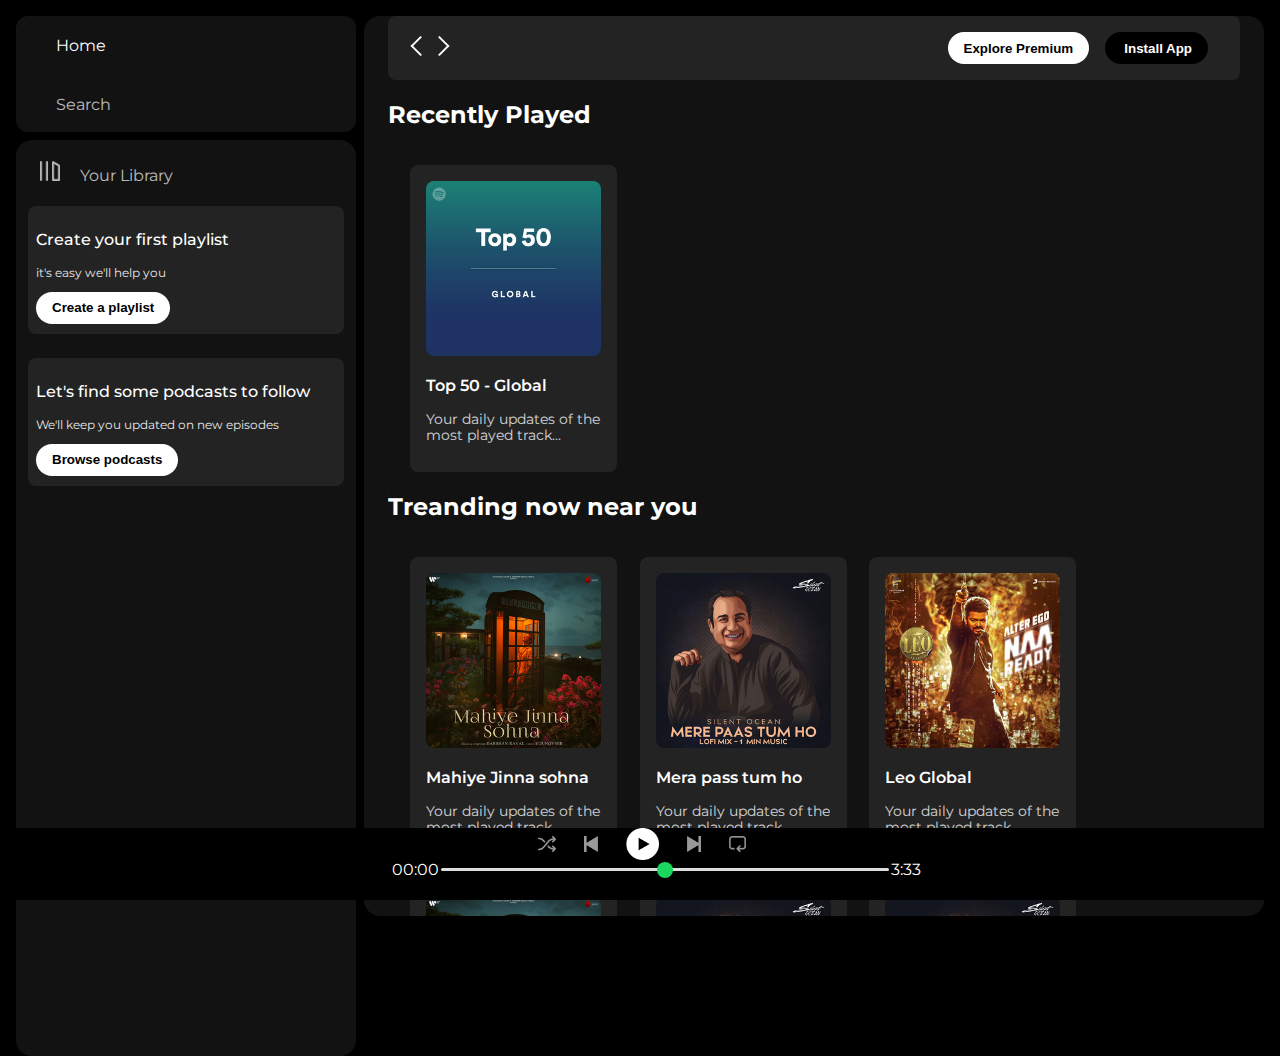
<file: spotify clone/spotify.html>
<!DOCTYPE html>
<html lang="en">
<head>
    <meta charset="UTF-8">
    <meta name="viewport" content="width=device-width, initial-scale=1.0">
    <title>Spotify - Web Player: Music for everyone</title>
    <link rel="stylesheet" href="https://cdnjs.cloudflare.com/ajax/libs/font-awesome/6.5.2/css/all.min.css" integrity="sha512-SnH5WK+bZxgPHs44uWIX+LLJAJ9/2PkPKZ5QiAj6Ta86w+fsb2TkcmfRyVX3pBnMFcV7oQPJkl9QevSCWr3W6A==" crossorigin="anonymous" referrerpolicy="no-referrer" />
    <link rel="stylesheet" href="spotify.css">
    <link rel="preconnect" href="https://fonts.googleapis.com">
    <link rel="preconnect" href="https://fonts.gstatic.com" crossorigin>
    <link href="https://fonts.googleapis.com/css2?family=Montserrat:ital,wght@0,100..900;1,100..900&display=swap" rel="stylesheet">
    <link rel="preconnect" href="https://fonts.googleapis.com">
    <link rel="preconnect" href="https://fonts.gstatic.com" crossorigin>
    <link href="https://fonts.googleapis.com/css2?family=Montserrat:ital,wght@0,500;1,500&display=swap" rel="stylesheet">

    <link rel="icon" href="./assert/logo.png"> 

</head>
<body>
    <div class="main">
        <div class="sidebar">
              <div class="nav">
                   <div class="nav-option" style="opacity: 1;"> 
                    <i class="fa-solid fa-house"></i>
                       <a href="">Home</a>
                   </div>
                   <div class="nav-option">
                    <i class="fa-solid fa-magnifying-glass"></i>
                       <a href="">Search</a>
                   </div> 
              </div>
              <div class="library">
                  <div class="option">
                     <div class="lib-option nav-option"> 
                       <img src="./assert/library_icon.png" alt="">
                       <a href="">Your Library</a>
                     </div>
                      <div class="icons">
                       <i class="fa-solid fa-plus"></i>
                       <i class="fa-solid fa-arrow-right"></i>
                     </div>
                 </div>
                  <div class="lib-box">
                      <div class="box">
                         <p class="box-p1">Create your first playlist</p>
                         <p class="box-p2">it's easy we'll help you</p>
                         <button class="badge">Create a playlist</button>
                      </div>
                      <div class="box">
                        <p class="box-p1">Let's find some podcasts to follow</p>
                        <p class="box-p2">We'll keep you updated on new episodes</p>
                        <button class="badge">Browse podcasts</button>
                     </div>
                  </div>
              </div>
        </div>
        <div class="main-content">
            <div class="cticky-nav">
                <div class="sticky-nav-icons">
                   <img src="./assert/backward_icon.png" alt="">
                   <img src="./assert/forward_icon.png" class="hide">
                </div>
                <div class="sticky-nav-options">
                    <button class="badge nav-items hide">Explore Premium</button>
                    <button class="badge nav-items dark-badge"><i class="fa-regular fa-circle-down" style="margin-right: 0.2rem;"></i>  Install App</button>
                    <i class="fa-regular fa-bell nav-items"></i>
                    <!-- <i class="fa-regular fa-user"></i> -->
                </div>
            </div>
            
            <h2>Recently Played</h2>
            <div class="cards-container">
                <div class="card">
                    <img src="./assert/card1img.jpeg" class="card-img">
                    <p class="card-title">Top 50 - Global</p>
                    <p class="card-info">Your daily updates of the most played track...</p>
                </div>
            </div>

            <h2>Treanding now near you </h2>
            <div class="cards-container">
                <div class="card">
                    <img src="./assert/card2img.jpeg" class="card-img">
                    <p class="card-title">Mahiye Jinna sohna</p>
                    <p class="card-info">Your daily updates of the most played track...</p>
                </div>
                <div class="card">
                    <img src="./assert/card3img.jpeg" class="card-img">
                    <p class="card-title">Mera pass tum ho</p>
                    <p class="card-info">Your daily updates of the most played track...</p>
                </div>
                <div class="card">
                    <img src="./assert/card4img.jpeg" class="card-img">
                    <p class="card-title">Leo Global</p>
                    <p class="card-info">Your daily updates of the most played track...</p>
                </div>
                <div class="card">
                    <img src="./assert/card2img.jpeg" class="card-img">
                    <p class="card-title">Mahiye Jinna sohna</p>
                    <p class="card-info">Your daily updates of the most played track...</p>
                </div>
                <div class="card">
                    <img src="./assert/card3img.jpeg" class="card-img">
                    <p class="card-title">Mera pass tum ho</p>
                    <p class="card-info">Your daily updates of the most played track...</p>
                </div>
                <div class="card">
                    <img src="./assert/card3img.jpeg" class="card-img">
                    <p class="card-title">Mera pass tum ho</p>
                    <p class="card-info">Your daily updates of the most played track...</p>
                </div>
            </div>


            <h2>Featured Charts</h2>
            <div class="cards-container">
                <div class="card">
                    <img src="./assert/card5img.jpeg" class="card-img">
                    <p class="card-title">Top Songs Global</p>
                    <p class="card-info">Your daily updates of the most played track...</p>
                </div>
                <div class="card">
                    <img src="./assert/card6img.jpeg" class="card-img">
                    <p class="card-title">Top Songs India</p>
                    <p class="card-info">Your daily updates of the most played track...</p>
                </div>
                <div class="card">
                    <img src="./assert/card1img.jpeg" class="card-img">
                    <p class="card-title">Top 50 - Global</p>
                    <p class="card-info">Your daily updates of the most played track...</p>
                </div>
            </div>
            <div class="footer">
                <div class="line"></div>
            </div>

        </div>
        <div class="music-player">
            <div class="album"></div>
            <div class="player">
                <div class="player-controls">
                    <img src="./assert/player_icon1.png" class="player-control-icon">
                    <img src="./assert/player_icon2.png" class="player-control-icon">
                    <img src="./assert/player_icon3.png" class="player-control-icon" style="height: 2rem; opacity: 1;">
                    <img src="./assert/player_icon4.png" class="player-control-icon">
                    <img src="./assert/player_icon5.png" class="player-control-icon">
                </div>
                <div class="playback-bar">
                    <span class="curr-time">00:00</span>
                    <input type="range" min="0" max="100" class="progress-bar">
                    <span class="total-time">3:33</span>
                </div>
            </div>
            <div class="controls"></div>
        </div>
    </div>
</body>
</html>
</file>
<file: spotify clone/spotify.css>
body{
    font-family: "Montserrat", sans-serif;
    margin: 0;
    background-color: black;
    color: white;
    overflow: hidden;
}

.main{
    display: flex;
    height: 100vh;
    padding: 1rem;
}

.sidebar{
    background-color: #000;
    width: 340px;
    border-radius: 1rem; 
    margin-right: 0.5rem;
}

.main-content{
    background-color: #121212;
    flex: 1;
    overflow: auto;
    border-radius: 1rem;
    padding: 0 1.5rem 0 1.5rem;
}

.music-player{
    background-color:black ;
    bottom: 0;
    position: fixed;
    width: 100%;
    height: 72px;
    
}

a{
    text-decoration: none;
    color: white;
}
.nav{
    background-color: #121212;
    border-radius: 0.75rem;
    display: flex;
    flex-direction: column;
    justify-content: center;
    height: 100px;
    padding: 0.5rem 0.75rem;
}

.nav-option{
    line-height: 2.5rem;
    opacity: 0.7;
    padding: 0.5rem 0.75rem;
}

.nav-option:hover{
    opacity: 1;
}

.nav-option i{
    font-size: 1.5rem;
}

.nav-option a{
    font-size: 1rem;
    margin-left: 1rem;
}

.library{
    background-color: #121212;
    border-radius: 1rem;
    height: 100%;
    margin-top: 0.5rem ;
    padding: 0.5rem 0.75rem;
}

.option{
    display: flex;
    justify-content: space-between;
    align-items: center;
}

.lib-option img {
    height: 1.25rem;
    width: 1.25rem ;
}
.icons{
    font-size: 1.5rem;
    display: flex;
}

.icons i{
    opacity: 0.7;
    margin-right: 1rem;
}

.icons i:hover{
    opacity: 1;
}


.box{
    background-color: #232323;
    height: 7rem;
    margin: 0.12rem 0 1.5rem 0 ;
    padding: 0.5rem;
    border-radius: 0.5rem;
}

.box-p1{
    font-size: 1rem;
    font-weight: 500;
}
.box-p2{
    font-size: 0.75rem;
    opacity: 0.90; 
}

.badge{
    background-color: #fff;
    border: none;
    border-radius: 100px;
    padding: 0.25rem 1rem;
    font-weight: 700;
    /* margin-top: 0.5rem; */
    height: 2rem;
    width:fit-content;
}
.dark-badge{
    background-color: #000; color: white;
}
.cticky-nav{
    
    position: sticky;
    display: flex;
    top: 0;
    background-color: #232323;
    height: 4rem;
    border-radius: 0.5rem;
    padding-top: 1rem 0 1rem 0;
    justify-content: space-between;
    align-items: center;
    z-index: 10;
    /* margin-top: 1rem; */
    

}
.sticky-nav-icons{
    margin: 1rem ;
}
.sticky-nav-options{
   display: flex;
   justify-content: center;
   align-items: center;
}

.nav-items{
    margin-right: 1rem;
}

@media(max-width:1000px) {
.hide{
    display: none ;
}
}


.card{
    background-color: #232323;
    width: 175px;
    border-radius: 0.5rem;
    padding: 1rem ;
    margin-left: 1.4rem;
    margin-top: 1rem;
}
.card-img{
    width: 100%;
    border-radius: 0.5rem;
}


.cards-container{
    display: flex;
    flex-wrap: wrap;
}

.card-title{
    font-weight: 600;
}

.card-info{
    font-size: 0.85rem ;
    opacity: 0.8;
}

.footer{
    height: 200px;
    display: flex;
    align-items: center;
    justify-content: center;

}

.line{
    width: 90%;
    height: 50%;
    border-top: 1px solid white;
    opacity: 0.4;

}

.music-player{
    display: flex;
}


.album{
    width: 25%;
}

.player{
    width: 50%;
}

.controls{
    width: 25%;
}

.player-controls{
    display: flex;
    justify-content: center;
    align-items: center;

}

.player-control-icon{
    height: 1rem;
    margin-right: 1.75rem;
    opacity: 0.6;
}

.player-control-icon:hover {
   opacity: 1;
}

.playback-bar{
    display: flex;
    justify-content: center;
    text-align: center;
}

.progress-bar{
    width: 70%;
    appearance: none;
    background-color: transparent;
    cursor: pointer;
}


.progress-bar::-webkit-slider-runnable-track {
    background-color: #ddd;
    border-radius: 100px;
    height: 0.2rem;
}

.progress-bar::-webkit-slider-thumb{
    appearance: none;
    height: 16px;
    width: 16px;
    background-color: #1bd760;
    border-radius: 50%;
    margin-top: -6px ;
}
</file>
